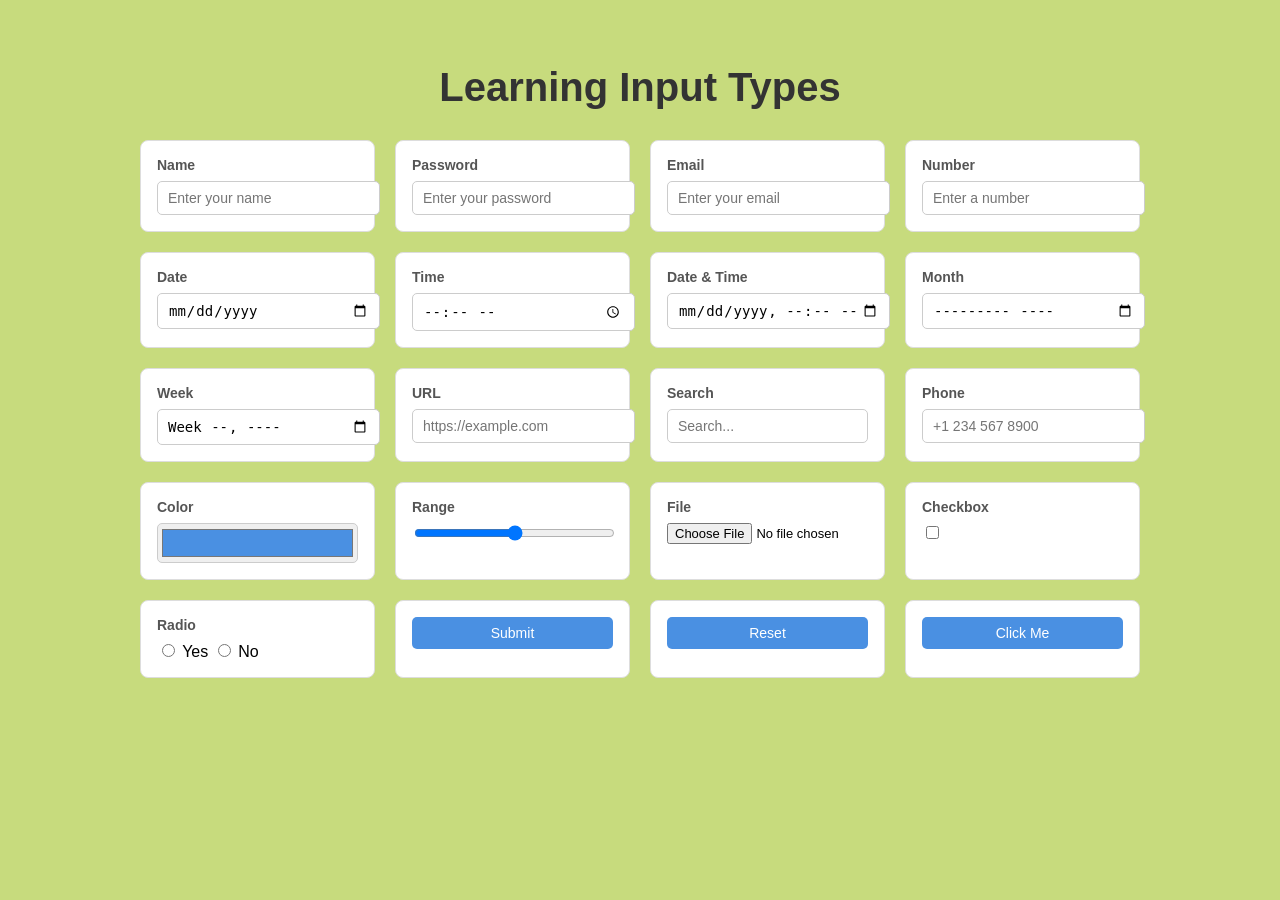
<file: index.html>
<!DOCTYPE html>
<html lang="en">

<head>
    <meta charset="UTF-8">
    <meta name="viewport" content="width=device-width, initial-scale=1.0">
    <title>Input Types</title>
    <link rel="stylesheet" href="style.css">
</head>

<body>

    <h1>Learning Input Types</h1>

    <div class="input-grid">

        <div class="input-card">
            <label for="inp-text">Name</label>
            <input type="text" id="inp-text" placeholder="Enter your name">
        </div>

        <div class="input-card">
            <label for="inp-password">Password</label>
            <input type="password" id="inp-password" placeholder="Enter your password">
        </div>

        <div class="input-card">
            <label for="inp-email">Email</label>
            <input type="email" id="inp-email" placeholder="Enter your email">
        </div>

        <div class="input-card">
            <label for="inp-number">Number</label>
            <input type="number" id="inp-number" placeholder="Enter a number">
        </div>

        <div class="input-card">
            <label for="inp-date">Date</label>
            <input type="date" id="inp-date">
        </div>

        <div class="input-card">
            <label for="inp-time">Time</label>
            <input type="time" id="inp-time">
        </div>

        <div class="input-card">
            <label for="inp-datetime">Date &amp; Time</label>
            <input type="datetime-local" id="inp-datetime">
        </div>

        <div class="input-card">
            <label for="inp-month">Month</label>
            <input type="month" id="inp-month">
        </div>

        <div class="input-card">
            <label for="inp-week">Week</label>
            <input type="week" id="inp-week">
        </div>

        <div class="input-card">
            <label for="inp-url">URL</label>
            <input type="url" id="inp-url" placeholder="https://example.com">
        </div>

        <div class="input-card">
            <label for="inp-search">Search</label>
            <input type="search" id="inp-search" placeholder="Search...">
        </div>

        <div class="input-card">
            <label for="inp-tel">Phone</label>
            <input type="tel" id="inp-tel" placeholder="+1 234 567 8900">
        </div>

        <div class="input-card">
            <label for="inp-color">Color</label>
            <input type="color" id="inp-color" value="#4a90e2">
        </div>

        <div class="input-card">
            <label for="inp-range">Range</label>
            <input type="range" id="inp-range" min="0" max="100" value="50">
        </div>

        <div class="input-card">
            <label for="inp-file">File</label>
            <input type="file" id="inp-file">
        </div>

        <div class="input-card">
            <label for="inp-checkbox">Checkbox</label>
            <input type="checkbox" id="inp-checkbox">
        </div>

        <div class="input-card">
            <label>Radio</label>
            <input type="radio" name="choice" id="radio-yes"> Yes
            <input type="radio" name="choice" id="radio-no"> No
        </div>

        <div class="input-card">
            <input type="submit" value="Submit">
        </div>

        <div class="input-card">
            <input type="reset" value="Reset">
        </div>

        <div class="input-card">
            <input type="button" value="Click Me">
        </div>

    </div>

</body>

</html>
</file>
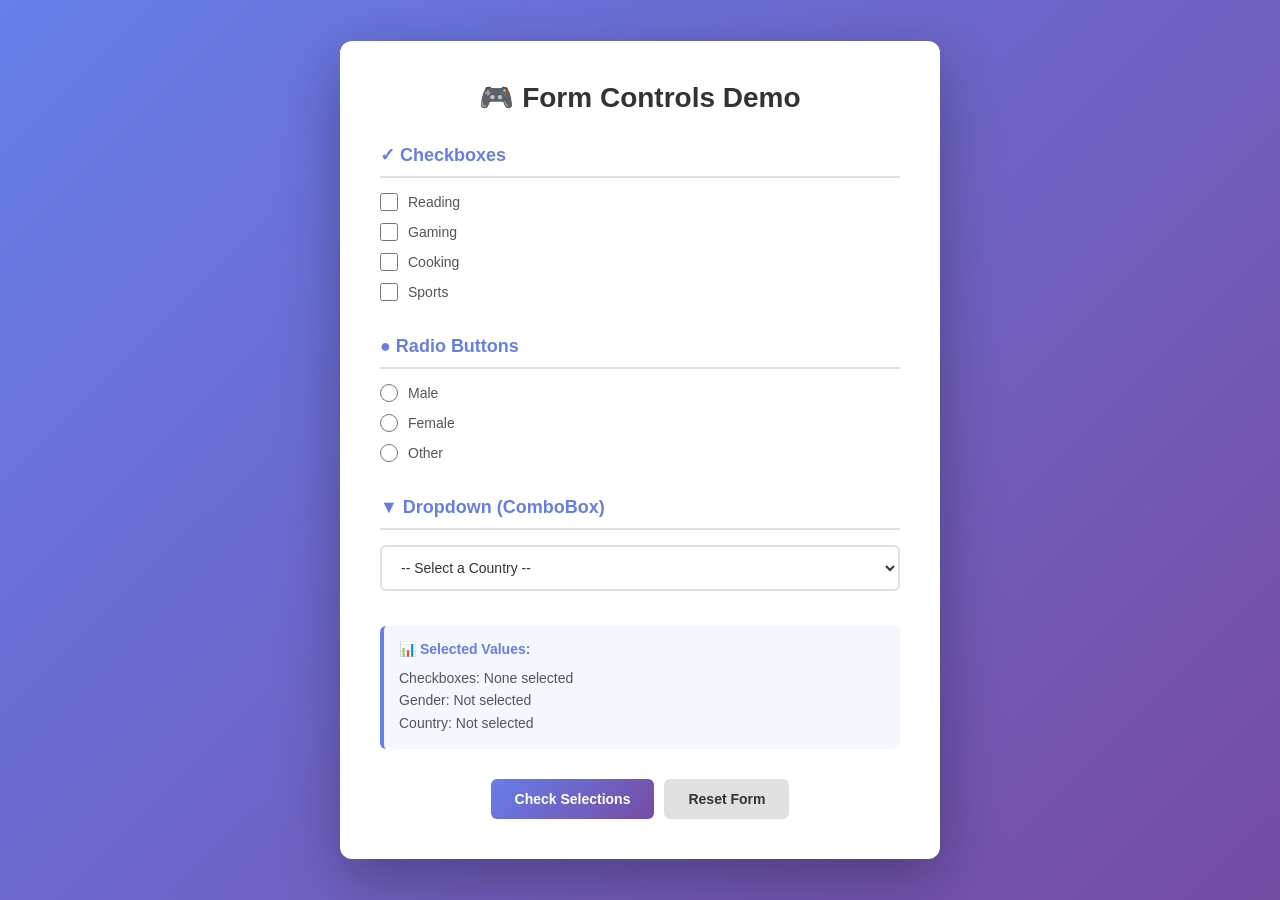
<file: controls-demo.html>
<!DOCTYPE html>
<html lang="en">
<head>
    <meta charset="UTF-8" />
    <meta name="viewport" content="width=device-width, initial-scale=1.0" />
    <title>Form Controls Demo</title>
    <style>
        * {
            margin: 0;
            padding: 0;
            box-sizing: border-box;
        }

        body {
            font-family: 'Inter', -apple-system, BlinkMacSystemFont, 'Segoe UI', sans-serif;
            background: linear-gradient(135deg, #667eea 0%, #764ba2 100%);
            min-height: 100vh;
            display: flex;
            justify-content: center;
            align-items: center;
            padding: 20px;
        }

        .container {
            background: white;
            border-radius: 12px;
            box-shadow: 0 20px 60px rgba(0, 0, 0, 0.3);
            max-width: 600px;
            width: 100%;
            padding: 40px;
        }

        h1 {
            color: #333;
            margin-bottom: 30px;
            text-align: center;
            font-size: 28px;
        }

        .section {
            margin-bottom: 35px;
        }

        .section-title {
            color: #667eea;
            font-size: 18px;
            font-weight: 600;
            margin-bottom: 15px;
            padding-bottom: 10px;
            border-bottom: 2px solid #e0e0e0;
        }

        /* Checkbox Styles */
        .checkbox-group {
            display: flex;
            flex-direction: column;
            gap: 12px;
        }

        .checkbox-item {
            display: flex;
            align-items: center;
        }

        .checkbox-item input[type="checkbox"] {
            width: 18px;
            height: 18px;
            cursor: pointer;
            accent-color: #667eea;
        }

        .checkbox-item label {
            margin-left: 10px;
            cursor: pointer;
            color: #555;
            font-size: 14px;
        }

        /* Radio Button Styles */
        .radio-group {
            display: flex;
            flex-direction: column;
            gap: 12px;
        }

        .radio-item {
            display: flex;
            align-items: center;
        }

        .radio-item input[type="radio"] {
            width: 18px;
            height: 18px;
            cursor: pointer;
            accent-color: #667eea;
        }

        .radio-item label {
            margin-left: 10px;
            cursor: pointer;
            color: #555;
            font-size: 14px;
        }

        /* ComboBox/Select Styles */
        .select-wrapper {
            position: relative;
        }

        select {
            width: 100%;
            padding: 12px 15px;
            font-size: 14px;
            border: 2px solid #e0e0e0;
            border-radius: 6px;
            background-color: white;
            color: #333;
            cursor: pointer;
            transition: border-color 0.3s ease;
            font-family: 'Inter', sans-serif;
        }

        select:hover {
            border-color: #667eea;
        }

        select:focus {
            outline: none;
            border-color: #667eea;
            box-shadow: 0 0 0 3px rgba(102, 126, 234, 0.1);
        }

        /* Output Section */
        .output-section {
            background: #f5f7ff;
            border-left: 4px solid #667eea;
            padding: 15px;
            border-radius: 6px;
            margin-top: 25px;
        }

        .output-title {
            font-weight: 600;
            color: #667eea;
            margin-bottom: 10px;
            font-size: 14px;
        }

        .output-text {
            color: #555;
            font-size: 14px;
            line-height: 1.6;
            word-break: break-word;
        }

        .buttons {
            display: flex;
            gap: 10px;
            margin-top: 30px;
            justify-content: center;
        }

        button {
            padding: 12px 24px;
            font-size: 14px;
            font-weight: 600;
            border: none;
            border-radius: 6px;
            cursor: pointer;
            transition: all 0.3s ease;
            font-family: 'Inter', sans-serif;
        }

        .btn-primary {
            background: linear-gradient(135deg, #667eea 0%, #764ba2 100%);
            color: white;
        }

        .btn-primary:hover {
            transform: translateY(-2px);
            box-shadow: 0 10px 20px rgba(102, 126, 234, 0.3);
        }

        .btn-secondary {
            background: #e0e0e0;
            color: #333;
        }

        .btn-secondary:hover {
            background: #d0d0d0;
        }
    </style>
</head>
<body>
    <div class="container">
        <h1>🎮 Form Controls Demo</h1>

        <!-- Checkbox Section -->
        <div class="section">
            <div class="section-title">✓ Checkboxes</div>
            <div class="checkbox-group">
                <div class="checkbox-item">
                    <input type="checkbox" id="check1" name="hobbies" value="Reading" />
                    <label for="check1">Reading</label>
                </div>
                <div class="checkbox-item">
                    <input type="checkbox" id="check2" name="hobbies" value="Gaming" />
                    <label for="check2">Gaming</label>
                </div>
                <div class="checkbox-item">
                    <input type="checkbox" id="check3" name="hobbies" value="Cooking" />
                    <label for="check3">Cooking</label>
                </div>
                <div class="checkbox-item">
                    <input type="checkbox" id="check4" name="hobbies" value="Sports" />
                    <label for="check4">Sports</label>
                </div>
            </div>
        </div>

        <!-- Radio Button Section -->
        <div class="section">
            <div class="section-title">● Radio Buttons</div>
            <div class="radio-group">
                <div class="radio-item">
                    <input type="radio" id="rad1" name="gender" value="Male" />
                    <label for="rad1">Male</label>
                </div>
                <div class="radio-item">
                    <input type="radio" id="rad2" name="gender" value="Female" />
                    <label for="rad2">Female</label>
                </div>
                <div class="radio-item">
                    <input type="radio" id="rad3" name="gender" value="Other" />
                    <label for="rad3">Other</label>
                </div>
            </div>
        </div>

        <!-- ComboBox Section -->
        <div class="section">
            <div class="section-title">▼ Dropdown (ComboBox)</div>
            <div class="select-wrapper">
                <select id="country" name="country">
                    <option value="">-- Select a Country --</option>
                    <option value="United States">United States</option>
                    <option value="Canada">Canada</option>
                    <option value="United Kingdom">United Kingdom</option>
                    <option value="Australia">Australia</option>
                    <option value="France">France</option>
                    <option value="Germany">Germany</option>
                    <option value="Japan">Japan</option>
                    <option value="India">India</option>
                </select>
            </div>
        </div>

        <!-- Output Display -->
        <div class="output-section">
            <div class="output-title">📊 Selected Values:</div>
            <div class="output-text" id="output">
                Checkboxes: None selected<br />
                Gender: Not selected<br />
                Country: Not selected
            </div>
        </div>

        <!-- Action Buttons -->
        <div class="buttons">
            <button class="btn-primary" onclick="showSelections()">Check Selections</button>
            <button class="btn-secondary" onclick="resetForm()">Reset Form</button>
        </div>
    </div>

    <script>
        // Function to update selections display
        function updateOutput() {
            // Get checked checkboxes
            const checkboxes = document.querySelectorAll('input[name="hobbies"]:checked');
            const selectedHobbies = Array.from(checkboxes).map(cb => cb.value).join(', ') || 'None';

            // Get selected radio button
            const radioButtons = document.querySelectorAll('input[name="gender"]');
            let selectedGender = 'Not selected';
            radioButtons.forEach(rb => {
                if (rb.checked) {
                    selectedGender = rb.value;
                }
            });

            // Get selected country from dropdown
            const countrySelect = document.getElementById('country');
            const selectedCountry = countrySelect.value || 'Not selected';

            // Update output display
            const output = document.getElementById('output');
            output.innerHTML = `
                <strong>Checkboxes (Hobbies):</strong> ${selectedHobbies}<br />
                <strong>Gender:</strong> ${selectedGender}<br />
                <strong>Country:</strong> ${selectedCountry}
            `;
        }

        // Function to show selections
        function showSelections() {
            updateOutput();
            alert('Selections updated! Check the display below.');
        }

        // Function to reset form
        function resetForm() {
            // Uncheck all checkboxes
            document.querySelectorAll('input[type="checkbox"]').forEach(cb => cb.checked = false);

            // Uncheck all radio buttons
            document.querySelectorAll('input[type="radio"]').forEach(rb => rb.checked = false);

            // Reset dropdown
            document.getElementById('country').value = '';

            // Reset output
            document.getElementById('output').innerHTML = `
                Checkboxes: None selected<br />
                Gender: Not selected<br />
                Country: Not selected
            `;
        }

        // Add event listeners for real-time updates
        document.querySelectorAll('input[name="hobbies"], input[name="gender"], select').forEach(element => {
            element.addEventListener('change', updateOutput);
        });
    </script>
</body>
</html>
</file>
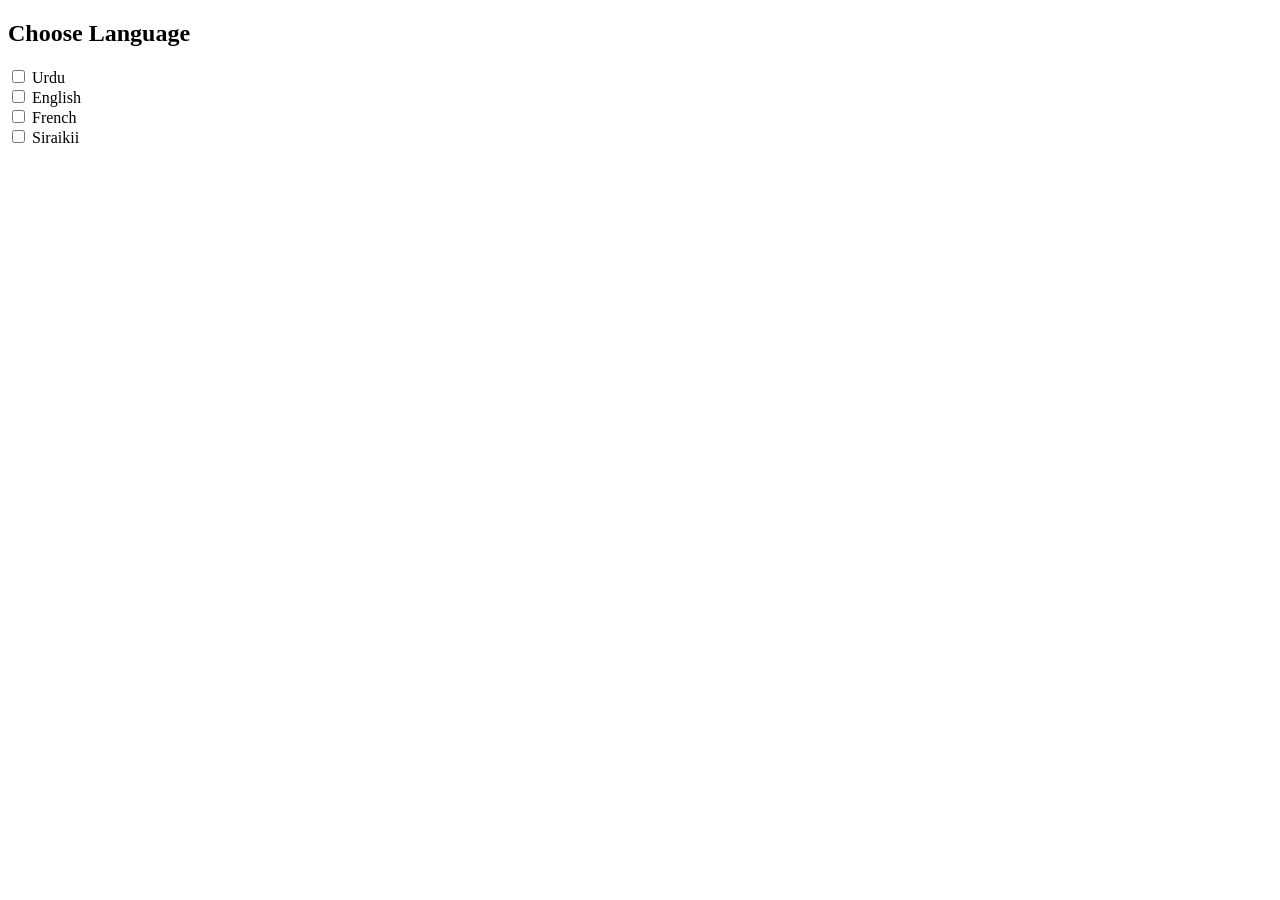
<file: language.html>
<!DOCTYPE html>
<html lang="en">
<head>
    <meta charset="UTF-8">
    <meta name="viewport" content="width=device-width, initial-scale=1.0">
    <title>Document</title>
</head>
<body>
    <h2>Choose Language</h2>
    <form style="list-style-type: none;">
        <li>
            <input type="checkbox" name="language" value="urdu"/>
            Urdu
        </li>
         <li>
            <input type="checkbox" name="language" value="English"/>
            English
        </li>
         <li>
            <input type="checkbox" name="language" value="french"/>
            French
        </li>
         <li>
            <input type="checkbox" name="language" value="siraikii"/>
            Siraikii
        </li>
    </form>
</body>
</html>
</file>
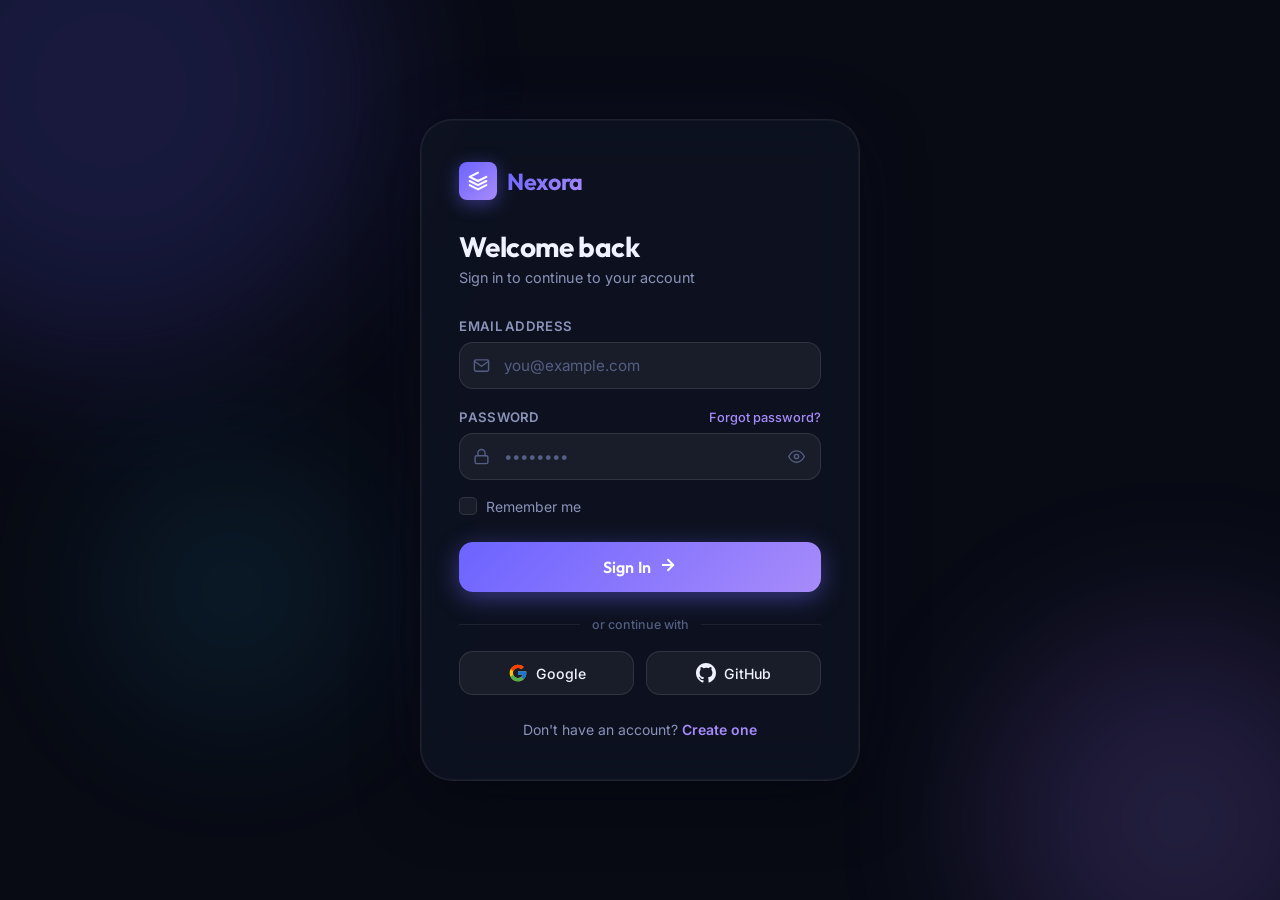
<file: login.html>
<!DOCTYPE html>
<html lang="en">
<head>
    <meta charset="UTF-8" />
    <meta name="viewport" content="width=device-width, initial-scale=1.0" />
    <title>Login | Welcome Back</title>
    <link rel="preconnect" href="https://fonts.googleapis.com" />
    <link rel="preconnect" href="https://fonts.gstatic.com" crossorigin />
    <link
        href="https://fonts.googleapis.com/css2?family=Inter:wght@300;400;500;600;700&family=Outfit:wght@400;600;700&display=swap"
        rel="stylesheet" />
    <link rel="stylesheet" href="login.css" />
</head>
<body>
    <div class="bg-shapes">
        <div class="shape shape-1"></div>
        <div class="shape shape-2"></div>
        <div class="shape shape-3"></div>
    </div>
    <div class="login-wrapper">
        <div class="login-card">
            <!-- Logo / Brand -->
            <div class="brand">
                <div class="logo-icon">
                    <svg xmlns="http://www.w3.org/2000/svg" viewBox="0 0 24 24" fill="none" stroke="currentColor"
                        stroke-width="2.5" stroke-linecap="round" stroke-linejoin="round">
                        <path d="M12 2L2 7l10 5 10-5-10-
                        5z"></path>
                        <path d="M2 17l10 5 10-5"></path>
                        <path d="M2 12l10 5 10-5"></path>
                    </svg>
                </div>
                <h1 class="brand-name">Nexora</h1>
            </div>
            <div class="card-header">
                <h2 class="card-title">Welcome back</h2>
                <p class="card-subtitle">Sign in to continue to your account</p>
            </div>
            <!-- Login Form -->
            <form class="login-form" id="loginForm" novalidate>
                <div class="form-group">
                    <label for="email" class="form-label">Email Address</label>
                    <div class="input-wrapper">
                        <span class="input-icon">
                            <svg xmlns="http://www.w3.org/2000/svg" viewBox="0 0 24 24" fill="none"
                                stroke="currentColor" stroke-width="2" stroke-linecap="round" stroke-linejoin="round">
                                <path d="M4 4h16c1.1 0 2 .9 2 2v12c0 1.1-.9 2-2 2H4c-1.1 0-2-.9-2-2V6c0-1.1.9-2 2-2z">
                                </path>
                                <polyline points="22,6 12,13 2,6"></polyline>
                            </svg>
                        </span>
                        <input type="email" id="email" name="email" class="form-input" placeholder="you@example.com"
                            autocomplete="email" required />
                    </div>
                </div>

                <div class="form-group">
                    <div class="label-row">
                        <label for="password" class="form-label">Password</label>
                        <a href="#" class="forgot-link">Forgot password?</a>
                    </div>
                    <div class="input-wrapper">
                        <span class="input-icon">
                            <svg xmlns="http://www.w3.org/2000/svg" viewBox="0 0 24 24" fill="none"
                                stroke="currentColor" stroke-width="2" stroke-linecap="round" stroke-linejoin="round">
                                <rect x="3" y="11" width="18" height="11" rx="2" ry="2"></rect>
                                <path d="M7 11V7a5 5 0 0 1 10 0v4"></path>
                            </svg>
                        </span>
                        <input type="password" id="password" name="password" class="form-input" placeholder="••••••••"
                            autocomplete="current-password" required />
                        <button type="button" class="toggle-password" id="togglePassword" aria-label="Show password">
                            <svg id="eyeIcon" xmlns="http://www.w3.org/2000/svg" viewBox="0 0 24 24" fill="none"
                                stroke="currentColor" stroke-width="2" stroke-linecap="round" stroke-linejoin="round">
                                <path d="M1 12s4-8 11-8 11 8 11 8-4 8-11 8-11-8-11-8z"></path>
                                <circle cx="12" cy="12" r="3"></circle>
                            </svg>
                        </button>
                    </div>
                </div>

                <div class="form-options">
                    <label class="checkbox-label">
                        <input type="checkbox" id="rememberMe" name="rememberMe" />
                        <span class="checkbox-custom"></span>
                        <span class="checkbox-text">Remember me</span>
                    </label>
                </div>

                <button type="submit" class="btn-login" id="loginBtn">
                    <span class="btn-text">Sign In</span>
                    <span class="btn-arrow">
                        <svg xmlns="http://www.w3.org/2000/svg" viewBox="0 0 24 24" fill="none" stroke="currentColor"
                            stroke-width="2.5" stroke-linecap="round" stroke-linejoin="round">
                            <line x1="5" y1="12" x2="19" y2="12"></line>
                            <polyline points="12 5 19 12 12 19"></polyline>
                        </svg>
                    </span>
                </button>

            </form>

            <div class="divider"><span>or continue with</span></div>

            <!-- Social Login -->
            <div class="social-buttons">
                <button class="social-btn" id="googleBtn">
                    <svg xmlns="http://www.w3.org/2000/svg" viewBox="0 0 48 48" width="20" height="20">
                        <path fill="#FFC107"
                            d="M43.611 20.083H42V20H24v8h11.303c-1.649 4.657-6.08 8-11.303 8-6.627 0-12-5.373-12-12s5.373-12 12-12c3.059 0 5.842 1.154 7.961 3.039l5.657-5.657C34.046 6.053 29.268 4 24 4 12.955 4 4 12.955 4 24s8.955 20 20 20 20-8.955 20-20c0-1.341-.138-2.65-.389-3.917z" />
                        <path fill="#FF3D00"
                            d="m6.306 14.691 6.571 4.819C14.655 15.108 18.961 12 24 12c3.059 0 5.842 1.154 7.961 3.039l5.657-5.657C34.046 6.053 29.268 4 24 4 16.318 4 9.656 8.337 6.306 14.691z" />
                        <path fill="#4CAF50"
                            d="M24 44c5.166 0 9.86-1.977 13.409-5.192l-6.19-5.238A11.91 11.91 0 0 1 24 36c-5.202 0-9.619-3.317-11.283-7.946l-6.522 5.025C9.505 39.556 16.227 44 24 44z" />
                        <path fill="#1976D2"
                            d="M43.611 20.083H42V20H24v8h11.303a12.04 12.04 0 0 1-4.087 5.571l.003-.002 6.19 5.238C36.971 39.205 44 34 44 24c0-1.341-.138-2.65-.389-3.917z" />
                    </svg>
                    Google
                </button>
                <button class="social-btn" id="githubBtn">
                    <svg xmlns="http://www.w3.org/2000/svg" viewBox="0 0 24 24" fill="currentColor" width="20"
                        height="20">
                        <path
                            d="M12 0C5.374 0 0 5.373 0 12c0 5.302 3.438 9.8 8.207 11.387.599.111.793-.261.793-.577v-2.234c-3.338.726-4.033-1.416-4.033-1.416-.546-1.387-1.333-1.756-1.333-1.756-1.089-.745.083-.729.083-.729 1.205.084 1.839 1.237 1.839 1.237 1.07 1.834 2.807 1.304 3.492.997.107-.775.418-1.305.762-1.604-2.665-.305-5.467-1.334-5.467-5.931 0-1.311.469-2.381 1.236-3.221-.124-.303-.535-1.524.117-3.176 0 0 1.008-.322 3.301 1.23A11.509 11.509 0 0 1 12 5.803c1.02.005 2.047.138 3.006.404 2.291-1.552 3.297-1.23 3.297-1.23.653 1.653.242 2.874.118 3.176.77.84 1.235 1.911 1.235 3.221 0 4.609-2.807 5.624-5.479 5.921.43.372.823 1.102.823 2.222v3.293c0 .319.192.694.801.576C20.566 21.797 24 17.3 24 12c0-6.627-5.373-12-12-12z" />
                    </svg>
                    GitHub
                </button>
            </div>

            <p class="signup-text">
                Don't have an account? <a href="#" class="signup-link">Create one</a>
            </p>

        </div>
    </div>

    <script>
        // Toggle password visibility
        const toggleBtn = document.getElementById('togglePassword');
        const passwordInput = document.getElementById('password');
        const eyeIcon = document.getElementById('eyeIcon');

        toggleBtn.addEventListener('click', () => {
            const isPassword = passwordInput.type === 'password';
            passwordInput.type = isPassword ? 'text' : 'password';
            eyeIcon.innerHTML = isPassword
                ? `<path d="M17.94 17.94A10.07 10.07 0 0 1 12 20c-7 0-11-8-11-8a18.45 18.45 0 0 1 5.06-5.94"/><path d="M9.9 4.24A9.12 9.12 0 0 1 12 4c7 0 11 8 11 8a18.5 18.5 0 0 1-2.16 3.19"/><line x1="1" y1="1" x2="23" y2="23"/>`
                : `<path d="M1 12s4-8 11-8 11 8 11 8-4 8-11 8-11-8-11-8z"></path><circle cx="12" cy="12" r="3"></circle>`;
        });

        // Form submit with animation
        document.getElementById('loginForm').addEventListener('submit', function (e) {
            e.preventDefault();
            const btn = document.getElementById('loginBtn');
            btn.classList.add('loading');
            btn.querySelector('.btn-text').textContent = 'Signing in…';
            setTimeout(() => {
                btn.classList.remove('loading');
                btn.querySelector('.btn-text').textContent = 'Sign In';
            }, 2000);
        });
    </script>

</body>

</html>
</file>
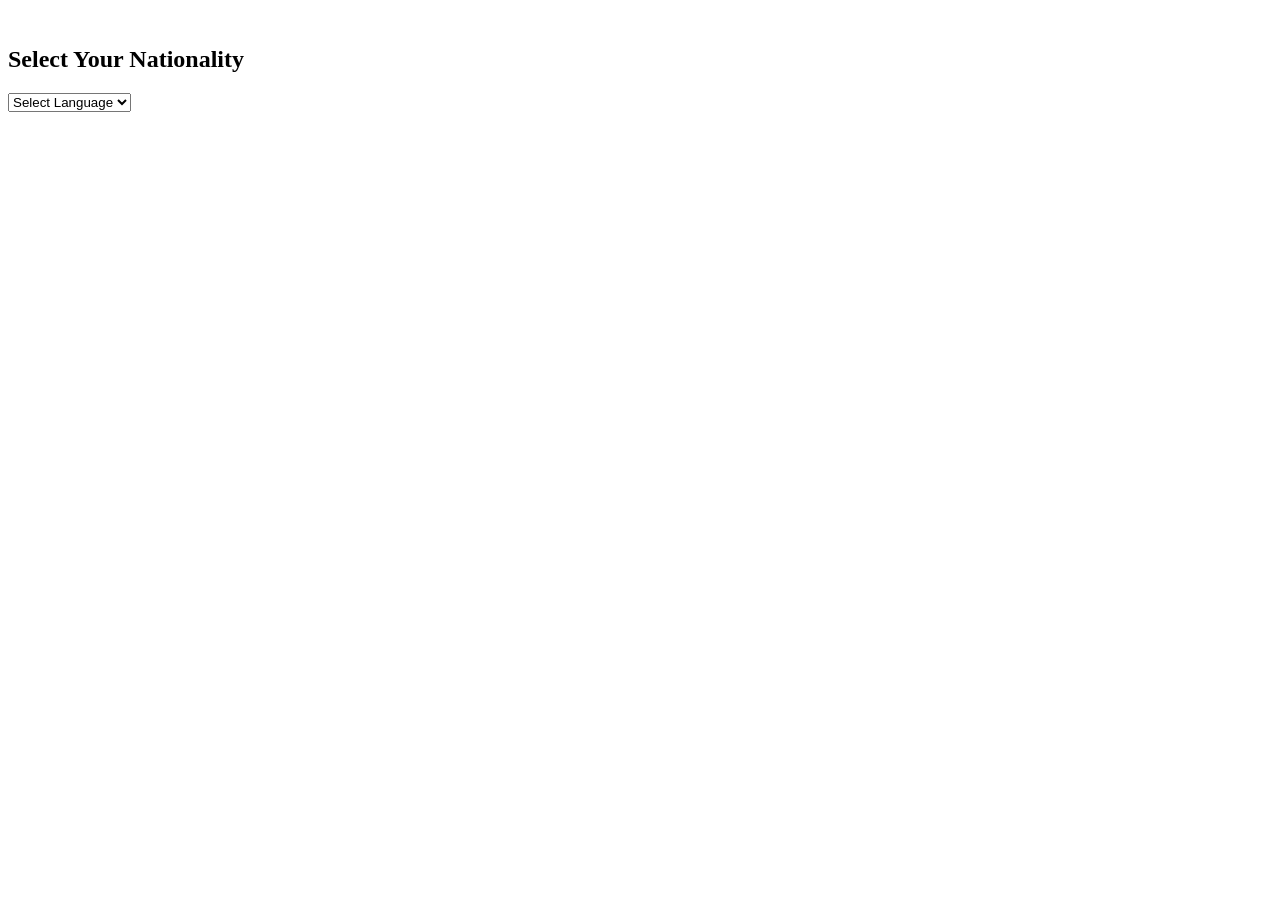
<file: nationality.html>
<!DOCTYPE html>
<html lang="en">
<head>
    <meta charset="UTF-8">
    <meta name="viewport" content="width=device-width, initial-scale=1.0">
    <title>Document</title>
</head>
<body>
    <br>
    <h2>Select Your Nationality</h2>
    <form>
        <select name="Language">
            <option value="Select Language">Select Language</option>
            <option value="english">English</option>
            <option value="urdu">Urdu</option>
            <option value="sindhi">Sindhi</option>
            <option value="seraiki">Seraiki</option>
            <option value="spanish">Spanish</option>
        </select>   
    </form>
</body>
</html>
</file>
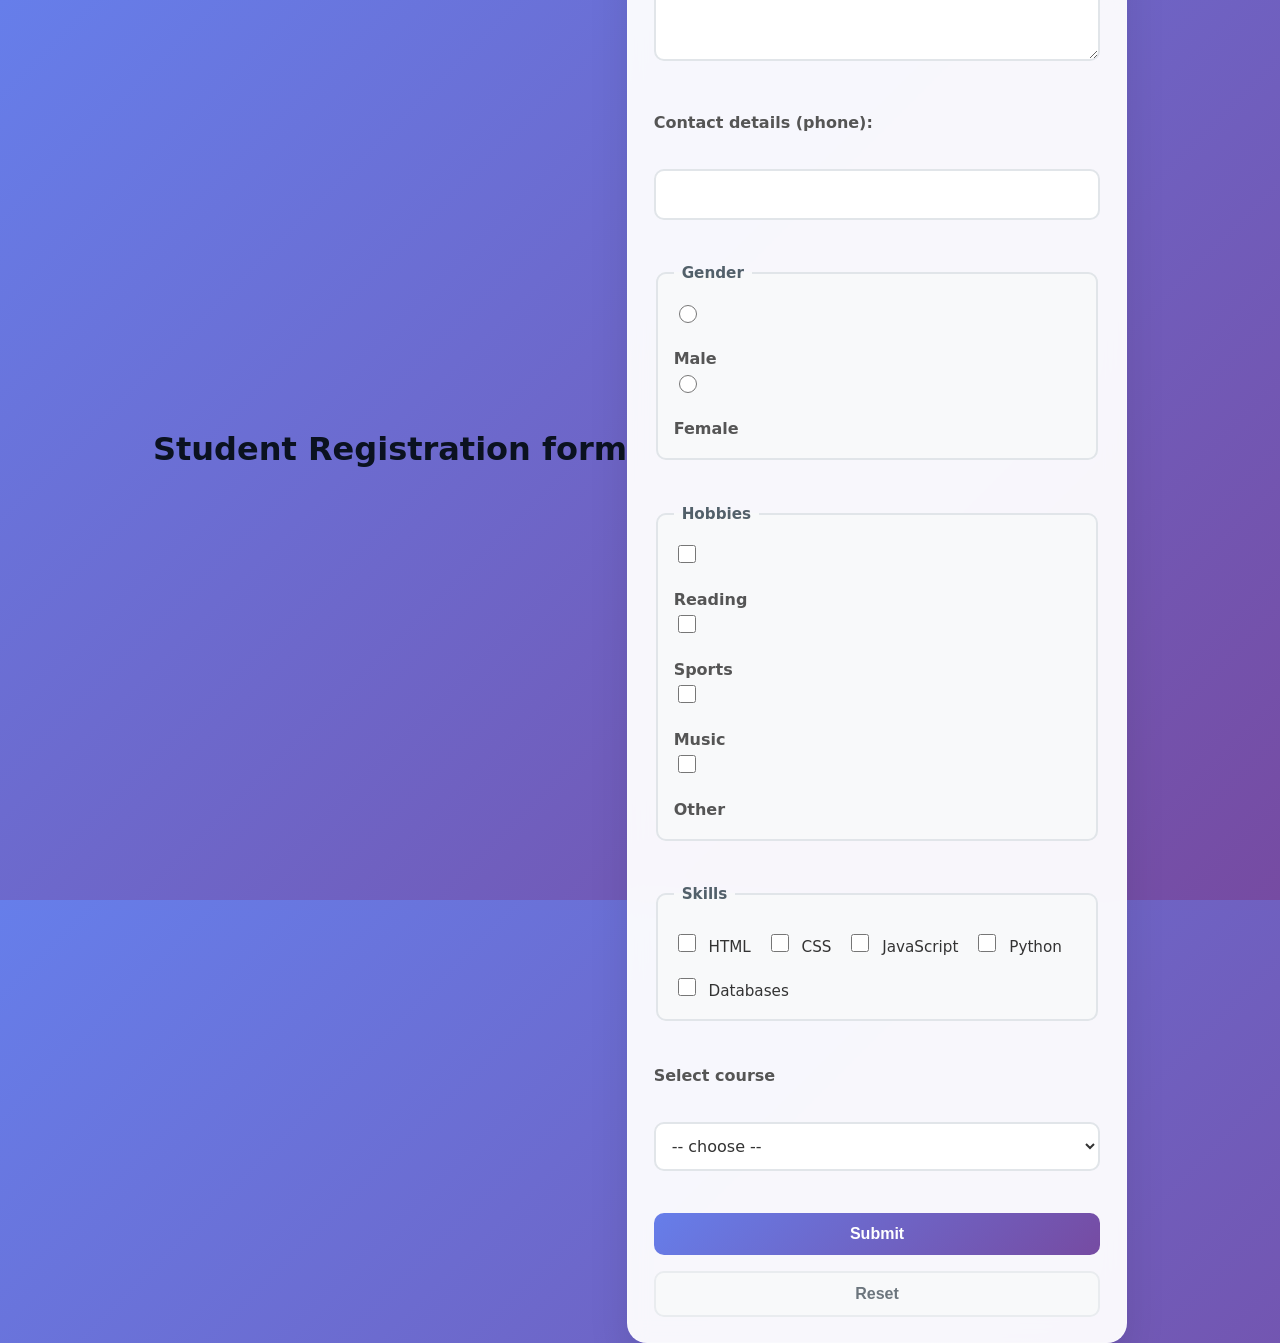
<file: registration.html>
<!DOCTYPE html>
<html lang="en">
  <head>
    <meta charset="utf-8" />
    <meta name="viewport" content="width=device-width, initial-scale=1" />
    <title>Student Registration</title>
    <link rel="stylesheet" href="registration.css">
  </head>
  <body>
    <h1>Student Registration form</h1>

    <form class="reg-form fade-in" action="welcome.html" method="get">
      <label for="email">Email:</label><br />
      <input type="email" id="email" name="email" required><br /><br />

      <label for="password">Password:</label><br />
      <input type="password" id="password" name="password" required><br /><br />

      <label for="address">Address:</label><br />
      <textarea id="address" name="address" rows="3" required></textarea><br /><br />

      <label for="contact">Contact details (phone):</label><br />
      <input type="tel" id="contact" name="contact" required><br /><br />

      <fieldset>
        <legend>Gender</legend>
        <input type="radio" id="male" name="gender" value="Male" required>
        <label for="male">Male</label>
        <input type="radio" id="female" name="gender" value="Female">
        <label for="female">Female</label>
      </fieldset>

      <br />
      <fieldset>
        <legend>Hobbies</legend>
        <input type="checkbox" id="hobby1" name="hobbies" value="Reading">
        <label for="hobby1">Reading</label>
        <input type="checkbox" id="hobby2" name="hobbies" value="Sports">
        <label for="hobby2">Sports</label>
        <input type="checkbox" id="hobby3" name="hobbies" value="Music">
        <label for="hobby3">Music</label>
        <input type="checkbox" id="hobby4" name="hobbies" value="Other">
        <label for="hobby4">Other</label>
      </fieldset>

      <br />
      <fieldset>
        <legend>Skills</legend>
        <div class="inline">
          <label><input type="checkbox" name="skills" value="HTML"> HTML</label>
          <label><input type="checkbox" name="skills" value="CSS"> CSS</label>
          <label><input type="checkbox" name="skills" value="JavaScript"> JavaScript</label>
          <label><input type="checkbox" name="skills" value="Python"> Python</label>
          <label><input type="checkbox" name="skills" value="Databases"> Databases</label>
        </div>
      </fieldset>

      <br />
      <label for="course">Select course</label><br />
      <select id="course" name="course" required>
        <option value="">-- choose --</option>
        <option value="BBA">BBA</option>
        <option value="BSE">BSE</option>
        <option value="BSCS">BSCS</option>
      </select>

      <br /><br />
      <input type="submit" value="Submit">
      <input type="reset" value="Reset">
    </form>
  </body>
</html>
</file>
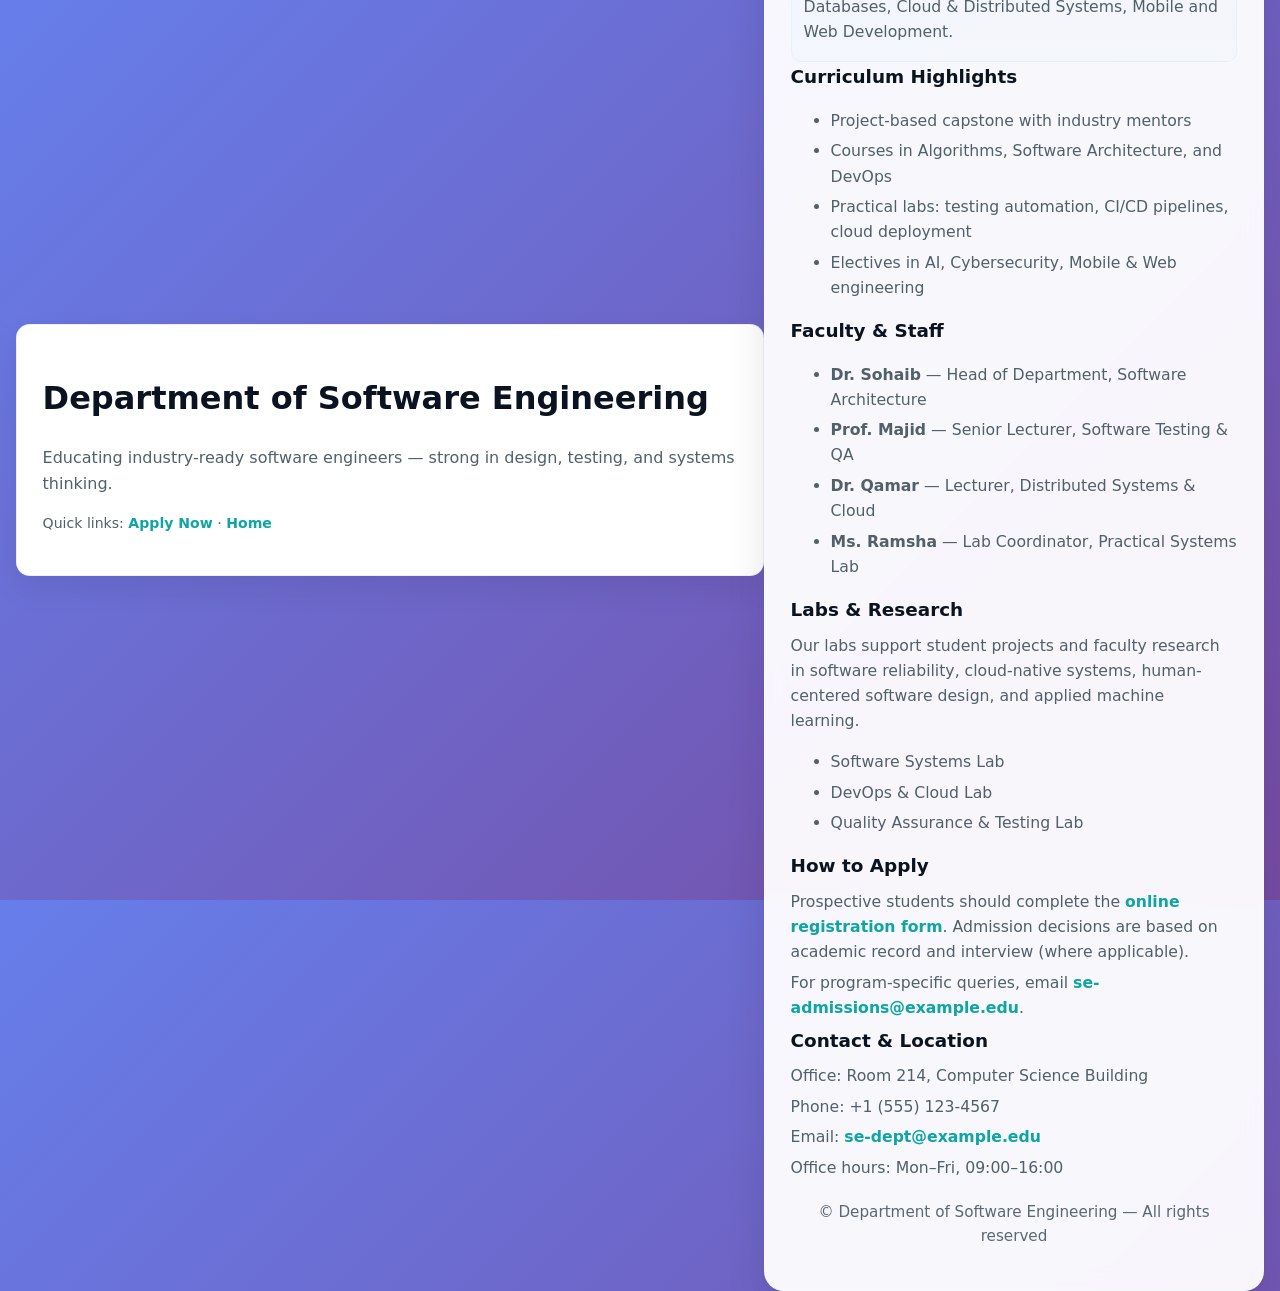
<file: software.html>
<!DOCTYPE html>
<html lang="en">
  <head>
    <meta charset="utf-8" />
    <meta name="viewport" content="width=device-width, initial-scale=1" />
    <title>Software Engineering Department</title>
    <link rel="stylesheet" href="registration.css">
  </head>
  <body>
    <header class="welcome-card fade-in" role="banner">
      <h1>Department of Software Engineering</h1>
      <p class="lead">Educating industry-ready software engineers — strong in design, testing, and systems thinking.</p>
      <p class="help">Quick links: <a href="registration.html">Apply Now</a> · <a href="index.html">Home</a></p>
    </header>

    <main class="reg-form fade-in" role="main">
      <section id="about">
        <h2>About the Department</h2>
        <p>The Software Engineering Department prepares students for careers in software development, systems architecture, quality assurance, and research. Our curriculum balances theory with hands-on labs and team-based projects.</p>
      </section>

      <section id="programs">
        <h2>Programs Offered</h2>
        <div class="summary">
          <p><span class="badge">BSc Software Engineering — 4 years</span> <span class="badge">MSc Software Engineering — 2 years</span> <span class="badge">Diploma — 1 year</span></p>
          <p class="help">Core areas: Software Design, Testing & QA, Databases, Cloud & Distributed Systems, Mobile and Web Development.</p>
        </div>
      </section>

      <section id="curriculum">
        <h2>Curriculum Highlights</h2>
        <ul>
          <li>Project-based capstone with industry mentors</li>
          <li>Courses in Algorithms, Software Architecture, and DevOps</li>
          <li>Practical labs: testing automation, CI/CD pipelines, cloud deployment</li>
          <li>Electives in AI, Cybersecurity, Mobile & Web engineering</li>
        </ul>
      </section>

      <section id="faculty">
        <h2>Faculty & Staff</h2>
        <ul>
          <li><strong>Dr. Sohaib</strong> — Head of Department, Software Architecture</li>
          <li><strong>Prof. Majid</strong> — Senior Lecturer, Software Testing & QA</li>
          <li><strong>Dr. Qamar</strong> — Lecturer, Distributed Systems & Cloud</li>
          <li><strong>Ms. Ramsha</strong> — Lab Coordinator, Practical Systems Lab</li>
        </ul>
      </section>

      <section id="labs">
        <h2>Labs & Research</h2>
        <p>Our labs support student projects and faculty research in software reliability, cloud-native systems, human-centered software design, and applied machine learning.</p>
        <ul>
          <li>Software Systems Lab</li>
          <li>DevOps & Cloud Lab</li>
          <li>Quality Assurance & Testing Lab</li>
        </ul>
      </section>

      <section id="admission">
        <h2>How to Apply</h2>
        <p>Prospective students should complete the <a href="registration.html">online registration form</a>. Admission decisions are based on academic record and interview (where applicable).</p>
        <p class="help">For program-specific queries, email <a href="mailto:se-admissions@example.edu">se-admissions@example.edu</a>.</p>
      </section>

      <section id="contact">
        <h2>Contact & Location</h2>
        <p>Office: Room 214, Computer Science Building</p>
        <p>Phone: +1 (555) 123-4567</p>
        <p>Email: <a href="mailto:se-dept@example.edu">se-dept@example.edu</a></p>
        <p>Office hours: Mon–Fri, 09:00–16:00</p>
      </section>

      <footer style="margin-top:1.25rem; text-align:center; color:var(--muted); font-size:0.95rem;">
        <p>&copy; Department of Software Engineering — All rights reserved</p>
      </footer>
    </main>
  </body>
</html>
</file>
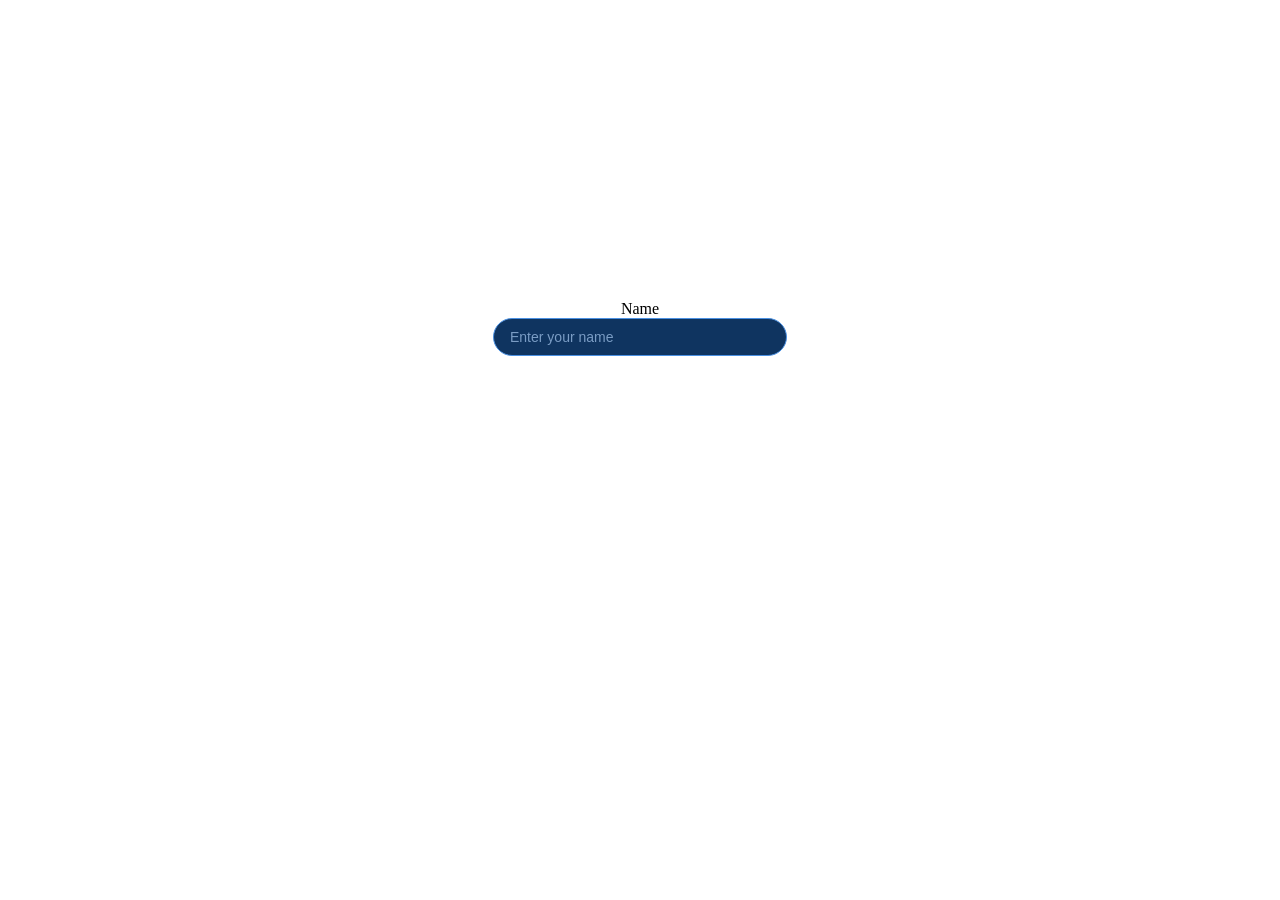
<file: task.html>
<!DOCTYPE html>
<html lang="en">

<head>
    <meta charset="UTF-8">
    <meta name="viewport" content="width=device-width, initial-scale=1.0">
    <title>Task</title>
    <style>
        .input {
            padding: 10px 16px;
            border: 1px solid #4a90e2;
            border-radius: 50px;
            font-size: 14px;
            outline: none;
            background-color: #0f3460;
            color: #ffffff;
            width: 260px;
        }

        .body {
            margin-top: 300px;
        }

        .input::placeholder {
            color: #7a9cc4;
        }
    </style>
</head>

<body class="body">

    <div class="form-box">
        <center> <label for="name">Name</label></center>
        <center><input type="text" id="name" placeholder="Enter your name" class="input"></center>
    </div>

</body>

</html>
</file>
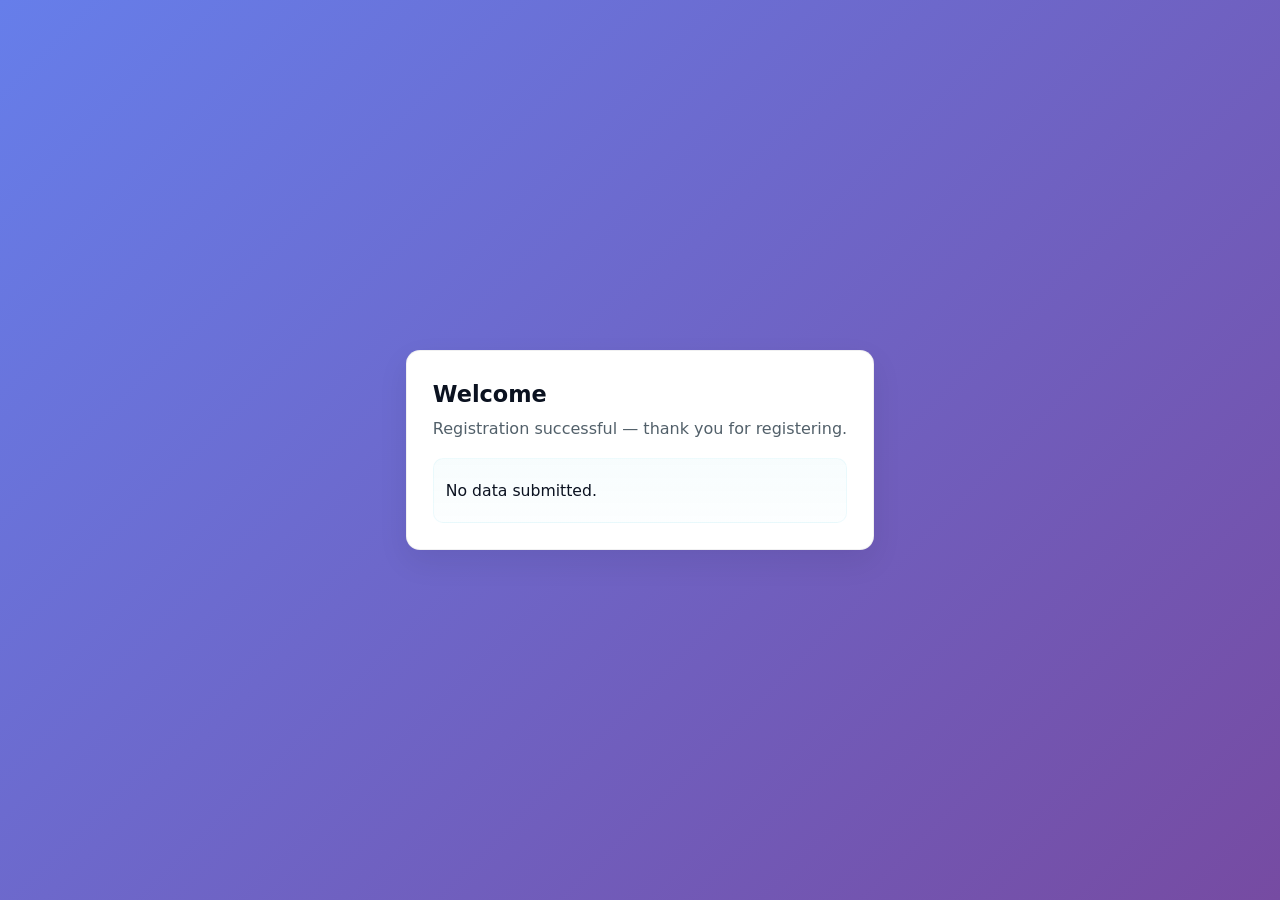
<file: welcome.html>
<!DOCTYPE html>
<html lang="en">
  <head>
    <meta charset="utf-8" />
    <meta name="viewport" content="width=device-width, initial-scale=1" />
    <title>Welcome</title>
    <link rel="stylesheet" href="registration.css">
  </head>
  <body>
    <div class="welcome-card fade-in">
      <h1 class="welcome-title">Welcome</h1>
      <p class="lead">Registration successful — thank you for registering.</p>
      <div id="details" class="details summary"></div>
    </div>

    <script>
      const params = new URLSearchParams(window.location.search);
      const details = document.getElementById('details');
      if (!params.toString()) {
        details.innerHTML = '<p>No data submitted.</p>';
      } else {
        const data = {};
        for (const [k, v] of params) {
          data[k] = data[k] || [];
          data[k].push(v);
        }

        let html = '<h3>Submitted details</h3>';
        for (const key of Object.keys(data)) {
          const vals = data[key];
          html += `<p><strong>${key}:</strong> `;
          if (vals.length > 1) {
            html += vals.map(x => `<span class="badge">${x}</span>`).join(' ');
          } else {
            const display = key === 'password' ? '••••••' : vals[0];
            html += display;
          }
          html += '</p>';
        }

        details.innerHTML = html;
      }
    </script>
  </body>
</html>
</file>
<file: style.css>
body {
    font-family: Arial, sans-serif;
    background-color: #c7db7d;
    padding: 30px;
}

h1 {
    text-align: center;
    margin-bottom: 30px;
    color: #333;
    font-size: 40px;
}

.input-grid {
    display: grid;
    grid-template-columns: repeat(auto-fill, minmax(220px, 1fr));
    gap: 20px;
    max-width: 1000px;
    margin: 0 auto;
}

.input-card {
    background-color: #ffffff;
    border: 1px solid #ddd;
    border-radius: 8px;
    padding: 16px;
}

.input-card label {
    display: block;
    font-size: 14px;
    font-weight: bold;
    margin-bottom: 8px;
    color: #555;
}

.input-card input[type="text"],
.input-card input[type="password"],
.input-card input[type="email"],
.input-card input[type="number"],
.input-card input[type="date"],
.input-card input[type="time"],
.input-card input[type="datetime-local"],
.input-card input[type="month"],
.input-card input[type="week"],
.input-card input[type="url"],
.input-card input[type="search"],
.input-card input[type="tel"] {
    width: 100%;
    padding: 8px 10px;
    border: 1px solid #ccc;
    border-radius: 5px;
    font-size: 14px;
    outline: none;
}

.input-card input[type="text"]:focus,
.input-card input[type="password"]:focus,
.input-card input[type="email"]:focus,
.input-card input[type="number"]:focus,
.input-card input[type="date"]:focus,
.input-card input[type="time"]:focus,
.input-card input[type="datetime-local"]:focus,
.input-card input[type="month"]:focus,
.input-card input[type="week"]:focus,
.input-card input[type="url"]:focus,
.input-card input[type="search"]:focus,
.input-card input[type="tel"]:focus {
    border-color: #4a90e2;
}

.input-card input[type="color"] {
    width: 100%;
    height: 40px;
    border: 1px solid #ccc;
    border-radius: 5px;
    cursor: pointer;
}

.input-card input[type="range"] {
    width: 100%;
}

.input-card input[type="file"] {
    font-size: 13px;
}

.input-card input[type="submit"],
.input-card input[type="reset"],
.input-card input[type="button"] {
    width: 100%;
    padding: 8px;
    border: none;
    border-radius: 5px;
    font-size: 14px;
    cursor: pointer;
    background-color: #4a90e2;
    color: white;
}

.input-card input[type="submit"]:hover,
.input-card input[type="reset"]:hover,
.input-card input[type="button"]:hover {
    background-color: #357abd;
}
</file>
<file: login.css>
/* ===================================================
   LOGIN PAGE — Premium Dark Theme
   Fonts: Inter (UI) + Outfit (Brand/Headings)
   =================================================== */

*, *::before, *::after {
  box-sizing: border-box;
  margin: 0;
  padding: 0;
}

:root {
  --bg-deep:        #080b14;
  --bg-card:        rgba(15, 20, 35, 0.75);
  --border-card:    rgba(255, 255, 255, 0.07);

  --accent-1:       #6c63ff;   /* vivid violet */
  --accent-2:       #a78bfa;   /* soft purple   */
  --accent-grad:    linear-gradient(135deg, #6c63ff 0%, #a78bfa 100%);
  --accent-glow:    rgba(108, 99, 255, 0.45);

  --text-primary:   #f0f2ff;
  --text-secondary: #8b93b8;
  --text-muted:     #555e84;

  --input-bg:       rgba(255, 255, 255, 0.05);
  --input-border:   rgba(255, 255, 255, 0.1);
  --input-focus-border: #6c63ff;

  --radius-sm:  8px;
  --radius-md:  14px;
  --radius-lg:  22px;
  --radius-xl:  32px;

  --transition: 0.25s cubic-bezier(0.4, 0, 0.2, 1);
}

/* ── Base ─────────────────────────────────────────── */
html, body {
  height: 100%;
  font-family: 'Inter', sans-serif;
  background-color: var(--bg-deep);
  color: var(--text-primary);
  -webkit-font-smoothing: antialiased;
}

/* ── Animated background shapes ─────────────────── */
.bg-shapes {
  position: fixed;
  inset: 0;
  overflow: hidden;
  z-index: 0;
  pointer-events: none;
}

.shape {
  position: absolute;
  border-radius: 50%;
  filter: blur(80px);
  opacity: 0.18;
  animation: drift 18s ease-in-out infinite alternate;
}

.shape-1 {
  width: 540px;
  height: 540px;
  background: radial-gradient(circle, #6c63ff, #4f46e5);
  top: -180px;
  left: -160px;
  animation-duration: 20s;
}
.shape-2 {
  width: 400px;
  height: 400px;
  background: radial-gradient(circle, #a78bfa, #7c3aed);
  bottom: -120px;
  right: -100px;
  animation-duration: 16s;
  animation-delay: -6s;
}
.shape-3 {
  width: 260px;
  height: 260px;
  background: radial-gradient(circle, #38bdf8, #0ea5e9);
  bottom: 20%;
  left: 8%;
  animation-duration: 24s;
  animation-delay: -10s;
  opacity: 0.10;
}

@keyframes drift {
  0%   { transform: translate(0, 0) scale(1); }
  50%  { transform: translate(40px, 30px) scale(1.05); }
  100% { transform: translate(-20px, 50px) scale(0.97); }
}

/* ── Wrapper ──────────────────────────────────────── */
.login-wrapper {
  position: relative;
  z-index: 1;
  min-height: 100vh;
  display: flex;
  align-items: center;
  justify-content: center;
  padding: 2rem 1rem;
}

/* ── Card ─────────────────────────────────────────── */
.login-card {
  width: 100%;
  max-width: 440px;
  background: var(--bg-card);
  border: 1px solid var(--border-card);
  border-radius: var(--radius-xl);
  padding: 2.6rem 2.4rem;
  backdrop-filter: blur(24px);
  -webkit-backdrop-filter: blur(24px);
  box-shadow:
    0 0 0 1px rgba(255,255,255,0.04) inset,
    0 20px 60px rgba(0, 0, 0, 0.55),
    0 0 80px rgba(108, 99, 255, 0.08);
  animation: cardIn 0.6s cubic-bezier(0.34, 1.56, 0.64, 1) both;
}

@keyframes cardIn {
  from { opacity: 0; transform: translateY(32px) scale(0.97); }
  to   { opacity: 1; transform: translateY(0) scale(1); }
}

/* ── Brand ────────────────────────────────────────── */
.brand {
  display: flex;
  align-items: center;
  gap: 0.6rem;
  margin-bottom: 1.8rem;
}

.logo-icon {
  width: 38px;
  height: 38px;
  background: var(--accent-grad);
  border-radius: var(--radius-sm);
  display: flex;
  align-items: center;
  justify-content: center;
  box-shadow: 0 4px 18px var(--accent-glow);
}
.logo-icon svg {
  width: 20px;
  height: 20px;
  color: #fff;
}

.brand-name {
  font-family: 'Outfit', sans-serif;
  font-size: 1.45rem;
  font-weight: 700;
  letter-spacing: -0.3px;
  background: var(--accent-grad);
  -webkit-background-clip: text;
  -webkit-text-fill-color: transparent;
  background-clip: text;
}

/* ── Card header ──────────────────────────────────── */
.card-header {
  margin-bottom: 2rem;
}

.card-title {
  font-family: 'Outfit', sans-serif;
  font-size: 1.75rem;
  font-weight: 700;
  color: var(--text-primary);
  letter-spacing: -0.4px;
  margin-bottom: 0.35rem;
}

.card-subtitle {
  font-size: 0.9rem;
  color: var(--text-secondary);
  font-weight: 400;
}

/* ── Form groups ──────────────────────────────────── */
.login-form {
  display: flex;
  flex-direction: column;
  gap: 1.25rem;
}

.form-group {
  display: flex;
  flex-direction: column;
  gap: 0.5rem;
}

.label-row {
  display: flex;
  align-items: center;
  justify-content: space-between;
}

.form-label {
  font-size: 0.825rem;
  font-weight: 600;
  color: var(--text-secondary);
  letter-spacing: 0.3px;
  text-transform: uppercase;
}

/* ── Input wrapper ────────────────────────────────── */
.input-wrapper {
  position: relative;
  display: flex;
  align-items: center;
}

.input-icon {
  position: absolute;
  left: 14px;
  display: flex;
  align-items: center;
  color: var(--text-muted);
  pointer-events: none;
  transition: color var(--transition);
}
.input-icon svg {
  width: 17px;
  height: 17px;
}

.form-input {
  width: 100%;
  padding: 13px 46px 13px 44px;
  background: var(--input-bg);
  border: 1px solid var(--input-border);
  border-radius: var(--radius-md);
  color: var(--text-primary);
  font-family: 'Inter', sans-serif;
  font-size: 0.95rem;
  outline: none;
  transition: border-color var(--transition), background var(--transition), box-shadow var(--transition);
}

.form-input::placeholder {
  color: var(--text-muted);
}

.form-input:focus {
  border-color: var(--input-focus-border);
  background: rgba(108, 99, 255, 0.06);
  box-shadow: 0 0 0 3px rgba(108, 99, 255, 0.18);
}
.form-input:focus + .input-icon,
.input-wrapper:focus-within .input-icon {
  color: var(--accent-1);
}

/* ── Toggle password button ───────────────────────── */
.toggle-password {
  position: absolute;
  right: 12px;
  background: none;
  border: none;
  cursor: pointer;
  display: flex;
  align-items: center;
  color: var(--text-muted);
  padding: 4px;
  border-radius: var(--radius-sm);
  transition: color var(--transition);
}
.toggle-password:hover { color: var(--accent-2); }
.toggle-password svg {
  width: 17px;
  height: 17px;
}

/* ── Forgot link ──────────────────────────────────── */
.forgot-link {
  font-size: 0.8rem;
  font-weight: 500;
  color: var(--accent-2);
  text-decoration: none;
  transition: color var(--transition);
}
.forgot-link:hover { color: var(--accent-1); }

/* ── Remember me checkbox ─────────────────────────── */
.form-options {
  margin-top: -0.2rem;
}

.checkbox-label {
  display: flex;
  align-items: center;
  gap: 0.55rem;
  cursor: pointer;
  user-select: none;
}
.checkbox-label input[type="checkbox"] { display: none; }

.checkbox-custom {
  width: 18px;
  height: 18px;
  border: 1.5px solid var(--input-border);
  border-radius: 5px;
  background: var(--input-bg);
  display: flex;
  align-items: center;
  justify-content: center;
  flex-shrink: 0;
  transition: all var(--transition);
}

.checkbox-label input:checked ~ .checkbox-custom {
  background: var(--accent-grad);
  border-color: transparent;
}
.checkbox-label input:checked ~ .checkbox-custom::after {
  content: '';
  width: 5px;
  height: 9px;
  border: 2px solid #fff;
  border-top: none;
  border-left: none;
  transform: rotate(45deg) translate(-1px, -1px);
  display: block;
}

.checkbox-text {
  font-size: 0.875rem;
  color: var(--text-secondary);
}

/* ── Login button ─────────────────────────────────── */
.btn-login {
  width: 100%;
  padding: 14px 20px;
  background: var(--accent-grad);
  border: none;
  border-radius: var(--radius-md);
  color: #fff;
  font-family: 'Outfit', sans-serif;
  font-size: 1rem;
  font-weight: 600;
  letter-spacing: 0.2px;
  cursor: pointer;
  display: flex;
  align-items: center;
  justify-content: center;
  gap: 0.5rem;
  box-shadow: 0 6px 24px var(--accent-glow);
  transition: transform var(--transition), box-shadow var(--transition), opacity var(--transition);
  margin-top: 0.4rem;
  position: relative;
  overflow: hidden;
}

.btn-login::before {
  content: '';
  position: absolute;
  inset: 0;
  background: linear-gradient(135deg, rgba(255,255,255,0.15) 0%, transparent 60%);
  opacity: 0;
  transition: opacity var(--transition);
}
.btn-login:hover::before { opacity: 1; }
.btn-login:hover {
  transform: translateY(-2px);
  box-shadow: 0 10px 32px var(--accent-glow);
}
.btn-login:active { transform: translateY(0); }

.btn-arrow svg {
  width: 18px;
  height: 18px;
  transition: transform var(--transition);
}
.btn-login:hover .btn-arrow svg { transform: translateX(4px); }

.btn-login.loading {
  opacity: 0.75;
  pointer-events: none;
}

/* ── Divider ──────────────────────────────────────── */
.divider {
  display: flex;
  align-items: center;
  gap: 0.75rem;
  margin: 1.6rem 0 1.2rem;
  color: var(--text-muted);
  font-size: 0.78rem;
  font-weight: 500;
}
.divider::before,
.divider::after {
  content: '';
  flex: 1;
  height: 1px;
  background: var(--border-card);
}

/* ── Social buttons ───────────────────────────────── */
.social-buttons {
  display: grid;
  grid-template-columns: 1fr 1fr;
  gap: 0.75rem;
  margin-bottom: 1.6rem;
}

.social-btn {
  display: flex;
  align-items: center;
  justify-content: center;
  gap: 0.5rem;
  padding: 11px 14px;
  background: var(--input-bg);
  border: 1px solid var(--input-border);
  border-radius: var(--radius-md);
  color: var(--text-primary);
  font-family: 'Inter', sans-serif;
  font-size: 0.88rem;
  font-weight: 500;
  cursor: pointer;
  transition: background var(--transition), border-color var(--transition), transform var(--transition);
}
.social-btn:hover {
  background: rgba(255,255,255,0.08);
  border-color: rgba(255,255,255,0.18);
  transform: translateY(-1px);
}
.social-btn:active { transform: translateY(0); }

/* ── Sign up link ─────────────────────────────────── */
.signup-text {
  text-align: center;
  font-size: 0.875rem;
  color: var(--text-secondary);
}

.signup-link {
  color: var(--accent-2);
  font-weight: 600;
  text-decoration: none;
  transition: color var(--transition);
}
.signup-link:hover { color: var(--accent-1); }

/* ── Responsive ───────────────────────────────────── */
@media (max-width: 480px) {
  .login-card {
    padding: 2rem 1.5rem;
    border-radius: var(--radius-lg);
  }
  .card-title { font-size: 1.5rem; }
}
</file>
<file: registration.css>
/* registration.css — refined color theme, subtle animations, improved typography */
:root{
  --bg: #f7fbf9;          /* page background (very light mint) */
  --card: #ffffff;        /* card / panel */
  --text: #0b1220;        /* primary text */
  --muted: #52606a;       /* secondary text */
  --accent: #0ea5a4;      /* teal */
  --accent-2: #fb923c;    /* warm orange */
  --accent-3: #7c3aed;    /* purple (used subtly) */
  --success: #16a34a;
  --radius: 14px;
  --shadow: 0 12px 30px rgba(2,6,23,0.08);
  --glass: linear-gradient(180deg, rgba(255,255,255,0.85), rgba(255,255,255,0.6));
  --gap: 0.9rem;
}

* { box-sizing: border-box; }
html, body { height:100%; }
body{
  margin:0;
  font-family: Inter, ui-sans-serif, system-ui, -apple-system, "Segoe UI", Roboto, "Helvetica Neue", Arial;
  font-size:16px; /* base */
  line-height:1.6;
  background: linear-gradient(135deg, #667eea 0%, #764ba2 100%);
  color:var(--text);
  -webkit-font-smoothing:antialiased;
  -moz-osx-font-smoothing:grayscale;
  min-height: 100vh;
  display: flex;
  align-items: center;
  justify-content: center;
  padding: 2rem 1rem;
}

/* motion preferences */
@media (prefers-reduced-motion: reduce) {
  .fade-in, .badge, .btn, input, select, textarea { animation: none !important; transition: none !important; }
}

/* entrance animation */
@keyframes fadeInUp { from { opacity:0; transform: translateY(10px); } to { opacity:1; transform: none; } }
.fade-in { animation: fadeInUp 380ms cubic-bezier(.2,.9,.2,1) both; }

/* small pop for badges */
@keyframes popIn { from { opacity:0; transform: scale(.94) translateY(6px); } to { opacity:1; transform: none; } }

/* Form card */
.reg-form{
  max-width:500px;
  width: 100%;
  padding:2rem;
  background: rgba(255, 255, 255, 0.95);
  border-radius:20px;
  box-shadow: 0 20px 40px rgba(0,0,0,0.1);
  border:1px solid rgba(255,255,255,0.2);
  backdrop-filter: blur(10px);
}
.reg-form h1{
  text-align:center;
  margin:0 0 1.5rem;
  font-weight:700;
  font-size:2rem;
  color: #333;
  letter-spacing: -0.02em;
}
.reg-form .lead { text-align:center; color:var(--muted); margin-top:0.35rem; margin-bottom:0.6rem; }

/* labels & fields */
.reg-form label{ display:block; margin-top:1rem; font-weight:600; color:#555; font-size:1rem; }
.reg-form input[type="text"],
.reg-form input[type="email"],
.reg-form input[type="password"],
.reg-form input[type="tel"],
.reg-form select,
.reg-form textarea{
  width:100%;
  padding:0.75rem;
  margin-top:0.5rem;
  border:2px solid #e1e5e9;
  border-radius:10px;
  font:400 1rem/1.4 Inter, system-ui, -apple-system, "Segoe UI", Roboto, Arial;
  color:#333;
  transition: all 0.3s ease;
  background: #fff;
}
.reg-form textarea{ min-height:100px; resize:vertical; }
.reg-form input::placeholder, .reg-form textarea::placeholder { color: #999; }
.reg-form input:focus, .reg-form select:focus, .reg-form textarea:focus{
  outline:none;
  border-color: #667eea;
  box-shadow: 0 0 0 3px rgba(102, 126, 234, 0.1);
  transform: translateY(-2px);
}

.reg-form fieldset{ border:2px solid #e1e5e9; padding:1rem; border-radius:10px; margin-top:1rem; background: #f8f9fa; }
.reg-form legend{ font-weight:600; color:#333; font-size:1rem; padding: 0 0.5rem; }
.reg-form legend{ font-weight:800; color:var(--muted); font-size:0.95rem; }
.reg-form .inline { display:flex; gap:1rem; align-items:center; flex-wrap:wrap; margin-top:0.5rem; }
.reg-form .inline label { margin:0; font-weight:500; color:#333; font-size:0.95rem; cursor: pointer; }
.reg-form input[type="radio"], .reg-form input[type="checkbox"]{ width:18px; height:18px; margin-right: 0.5rem; }

/* Buttons */
.btn, .reg-form input[type="submit"], .reg-form input[type="reset"]{
  display:block;
  width: 100%;
  padding:0.75rem 1.5rem;
  border-radius:10px;
  border: none;
  background: linear-gradient(135deg, #667eea 0%, #764ba2 100%);
  color:#fff;
  font-weight:600;
  font-size:1rem;
  text-decoration:none;
  cursor:pointer;
  transition: all 0.3s ease;
  margin-top: 1rem;
  text-align: center;
}
.reg-form input[type="reset"]{ background:#f8f9fa; color:#6c757d; border:2px solid #e9ecef; }
.reg-form input[type="reset"]{ background:#f8f9fa; color:#6c757d; border:2px solid #e9ecef; }
.btn:hover, .reg-form input[type="submit"]:hover{ transform:translateY(-3px); box-shadow:0 10px 25px rgba(102, 126, 234, 0.3); }
.reg-form input[type="reset"]:hover{ background:#e9ecef; }

/* small helper text */
.help { font-size:0.88rem; color:var(--muted); margin-top:0.35rem; }

/* Welcome card */
.welcome-card{
  max-width:820px; margin:0 auto; padding:1.5rem; border-radius:var(--radius); background:var(--card); box-shadow:var(--shadow); border:1px solid rgba(2,6,23,0.06);
}
.welcome-title{ margin:0 0 0.25rem; font-size:1.4rem; font-weight:800; }
.lead{ color:var(--muted); margin-top:0; }
.summary{ margin-top:1rem; padding:0.75rem; border-radius:10px; background: linear-gradient(180deg, rgba(6,182,212,0.03), rgba(6,182,212,0.01)); border:1px solid rgba(6,182,212,0.06); }
.summary p{ margin:0.45rem 0; font-size:0.98rem; }
.details ul{ margin:0; padding-left:1rem; }

/* badge for skills/hobbies */
.badge{
  display:inline-block;
  padding:0.28rem 0.6rem;
  margin:0.15rem 0.25rem 0 0;
  font-size:0.78rem;
  font-weight:800;
  color:#fff;
  background: linear-gradient(135deg, var(--accent), var(--accent-2));
  border-radius:999px;
  box-shadow: 0 10px 28px rgba(2,6,23,0.08);
  transform-origin:center;
  animation: popIn 360ms cubic-bezier(.2,.9,.2,1) both;
}

/* responsive spacing */
@media (min-width:720px){ .reg-form{ padding:2.5rem; } }
@media (max-width:420px){ body{ padding:1rem; } .reg-form{ padding:1.5rem; } .reg-form h1{ font-size:1.5rem; } }


/* badge for skills/hobbies */
.badge{
  display:inline-block;
  padding:0.25rem 0.55rem;
  margin:0.15rem 0.25rem 0 0;
  font-size:0.82rem;
  font-weight:700;
  color:#fff;
  background: linear-gradient(135deg, var(--accent), var(--accent-2));
  border-radius:999px;
  box-shadow: 0 8px 22px rgba(2,6,23,0.08);
  transform-origin:center;
  animation: fadeInUp 420ms cubic-bezier(.2,.9,.2,1) both;
} 

/* small responsive spacing */
@media (min-width:720px){ .reg-form{ padding:1.6rem; } .welcome-card{ padding:1.6rem; } }
@media (max-width:420px){ body{padding:1rem;} }


/* Software department page styles */
.software-section{ margin-bottom:1.25rem; padding-bottom:0.25rem; border-bottom:1px dashed rgba(2,6,23,0.04); animation: fadeInUp 420ms cubic-bezier(.2,.9,.2,1) both; }
.reg-form h2{ font-size:1.15rem; margin:0 0 0.5rem; font-weight:800; color:var(--text); }
.reg-form section p, .reg-form section li{ color:var(--muted); font-size:0.98rem; margin:0.35rem 0; }

.programs-grid{ display:grid; gap:1rem; grid-template-columns: repeat(auto-fit, minmax(220px, 1fr)); margin-top:0.6rem; }
.program-card{ padding:0.9rem; border-radius:12px; background: linear-gradient(180deg, rgba(79,70,229,0.04), rgba(6,182,212,0.02)); border:1px solid rgba(2,6,23,0.04); box-shadow: 0 8px 22px rgba(2,6,23,0.04); transition: transform 220ms cubic-bezier(.2,.9,.2,1), box-shadow 220ms ease; }
.program-card h3{ margin:0 0 0.35rem; font-size:1rem; }
.program-card p{ margin:0; color:var(--muted); font-size:0.95rem; }
.program-card:hover{ transform: translateY(-6px); box-shadow: 0 20px 50px rgba(14,165,164,0.12); }

.faculty-list{ list-style:none; margin:0; padding:0; }
.faculty-list li{ margin:0.5rem 0; padding:0.6rem; border-radius:10px; background: rgba(11,18,32,0.02); display:flex; justify-content:space-between; align-items:center; }
.faculty-name{ font-weight:700; color:var(--text); }
.faculty-role{ color:var(--muted); font-size:0.92rem; }

.lab-list{ margin:0.35rem 0 0 1rem; }

a{ color:var(--accent); text-decoration:none; font-weight:600; }
a:hover{ text-decoration:underline; transform: translateY(-2px); transition: transform 160ms ease; }

footer{ opacity:0.95; }

@media (max-width:600px){ .programs-grid{ grid-template-columns: 1fr; } .faculty-list li{ flex-direction:column; align-items:flex-start; gap:0.25rem; } }
</file>
